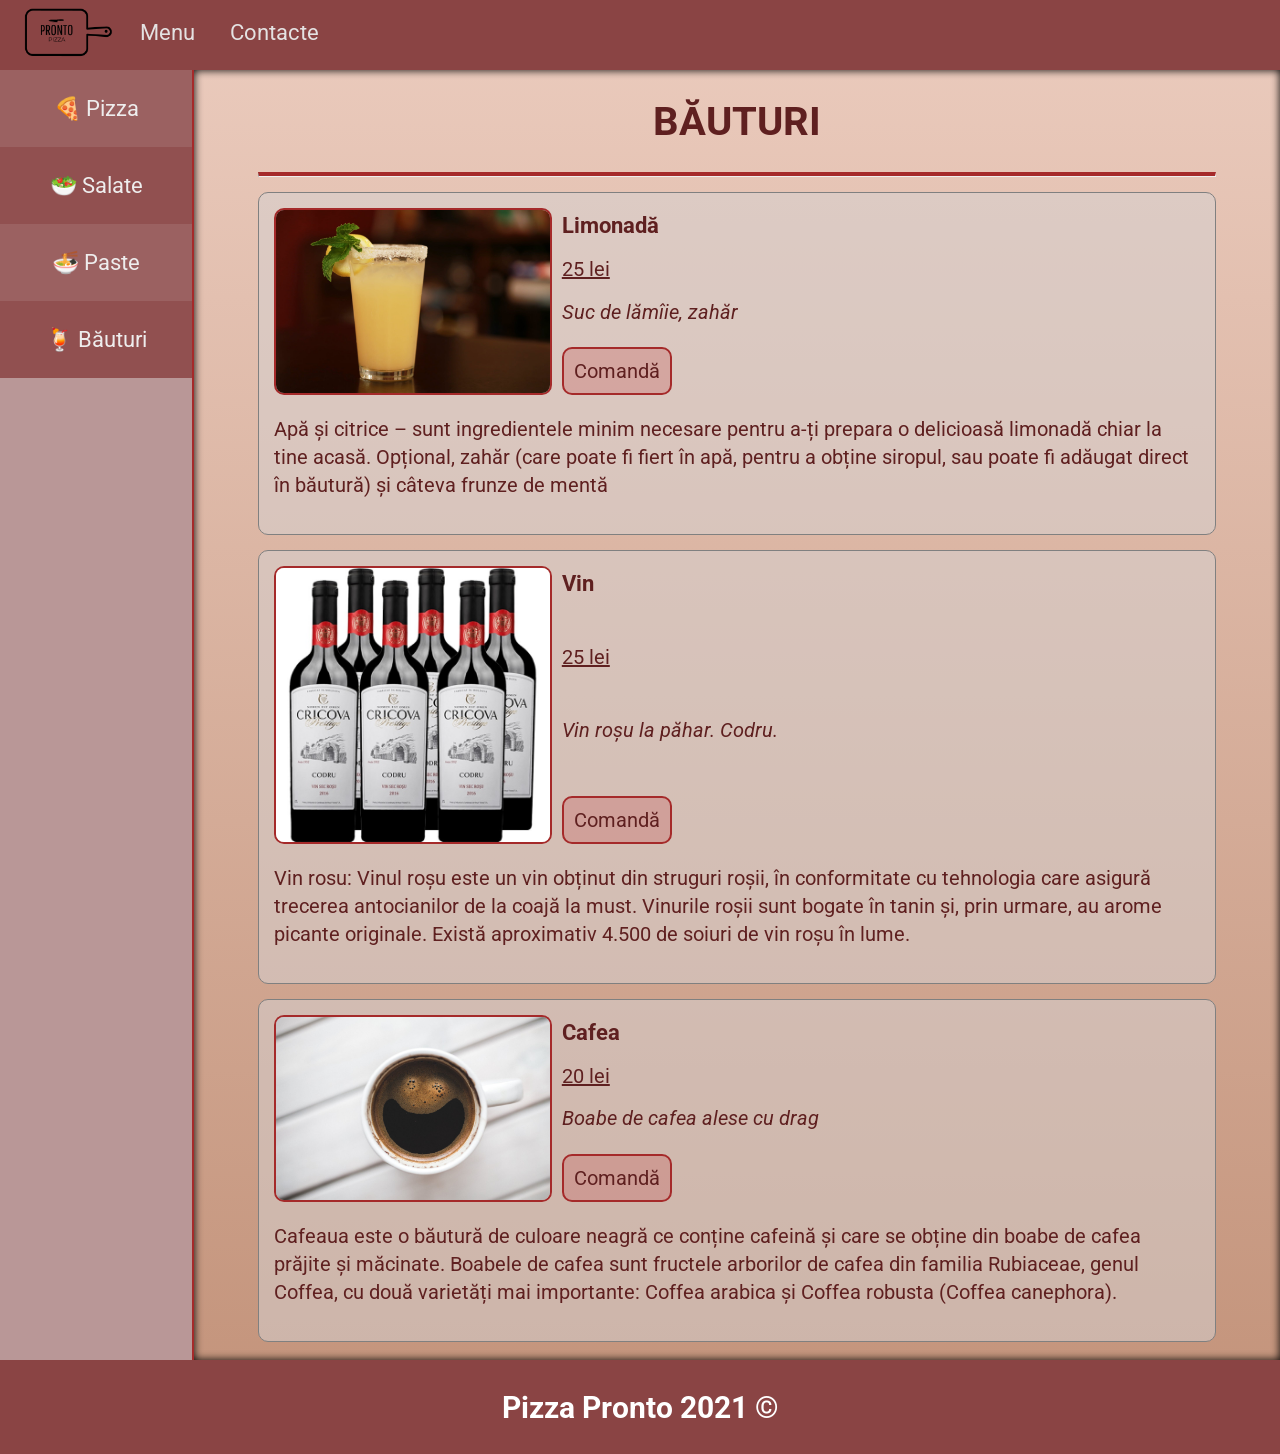
<file: pages/bauturi.html>
<!DOCTYPE html>
<html>

<head>
    <title>Pizza Pronto</title>
    <meta charset="UTF-8" />
    <meta name="viewport" content="width=device-width, initial-scale=1">
    <link href="../css/style.css" rel="stylesheet" />
    <link rel="preconnect" href="https://fonts.gstatic.com">
    <link href="https://fonts.googleapis.com/css2?family=Roboto&display=swap" rel="stylesheet">
    <link rel="icon" type="image/png" href="../images/favicon.png">
</head>

<body>
    <header>
        <div class="container-logo">
            <a href="../index.html">
                <img class="img-header" src="../images/logo.png" />
            </a>
        </div>
        <navbar>
            <a href="menu.html">Menu</a>
            <a href="contacte.html">Contacte</a>
        </navbar>
    </header>


    <div class="container">

        <aside>
            <a href="pizza.html">&#127829; Pizza</a>
            <a href="salate.html">&#129367; Salate</a>
            <a href="paste.html">&#127836; Paste</a>
            <a href="bauturi.html">&#127865; Băuturi</a>
        </aside>

        <main>
            <h1 class="centered">BĂUTURI</h1>
            <hr />

            <div class="produs">
                <div class="row flex">
                    <div class="col-30 flex">
                        <img class="img-produs" src="../images/limonada.jpeg" alt="Limonada" />
                    </div>
                    <div class="col-70 text-produs">
                        <div class="titlu-produs">Limonadă</div>
                        <div class="pret-produs">25 lei</div>
                        <div class="ingrediente">Suc de lămîie, zahăr</div>
                        <div class="btn-comanda">Comandă</div>
                    </div>
                </div>
                <div class="row">
                    <div class="col-100">
                        <p>
                            Apă și citrice – sunt ingredientele minim necesare pentru a-ți prepara o delicioasă limonadă
                            chiar la tine acasă. Opțional, zahăr (care poate fi fiert în apă, pentru a obține siropul,
                            sau poate fi adăugat direct în băutură) și câteva frunze de mentă
                        </p>
                    </div>
                </div>
            </div>

            <div class="produs">
                <div class="row flex">
                    <div class="col-30 flex">
                        <img class="img-produs" src="../images/vin.jpg" alt="Vin Rosu" />
                    </div>
                    <div class="col-70 text-produs">
                        <div class="titlu-produs">Vin</div>
                        <div class="pret-produs">25 lei</div>
                        <div class="ingrediente">Vin roșu la păhar. Codru.</div>
                        <div class="btn-comanda">Comandă</div>
                    </div>
                </div>
                <div class="row">
                    <div class="col-100">
                        <p>
                            Vin rosu: Vinul roșu este un vin obținut din struguri roșii, în conformitate cu tehnologia
                            care asigură trecerea antocianilor de la coajă la must. Vinurile roșii sunt bogate în tanin
                            și, prin urmare, au arome picante originale. Există aproximativ 4.500 de soiuri de vin roșu
                            în lume.
                        </p>
                    </div>
                </div>
            </div>

            <div class="produs">
                <div class="row flex">
                    <div class="col-30 flex">
                        <img class="img-produs" src="../images/cafea.jpg" alt="Cafea" />
                    </div>
                    <div class="col-70 text-produs">
                        <div class="titlu-produs">Cafea</div>
                        <div class="pret-produs">20 lei</div>
                        <div class="ingrediente">Boabe de cafea alese cu drag</div>
                        <div class="btn-comanda">Comandă</div>
                    </div>
                </div>
                <div class="row">
                    <div class="col-100">
                        <p>
                            Cafeaua este o băutură de culoare neagră ce conține cafeină și care se obține din boabe de
                            cafea prăjite și măcinate. Boabele de cafea sunt fructele arborilor de cafea din familia
                            Rubiaceae, genul Coffea, cu două varietăți mai importante: Coffea arabica și Coffea robusta
                            (Coffea canephora).
                        </p>
                    </div>
                </div>
            </div>


        </main>

    </div>

    <footer>
        <h2>Pizza Pronto 2021 ©</h2>
    </footer>

</body>

</html>
</file>
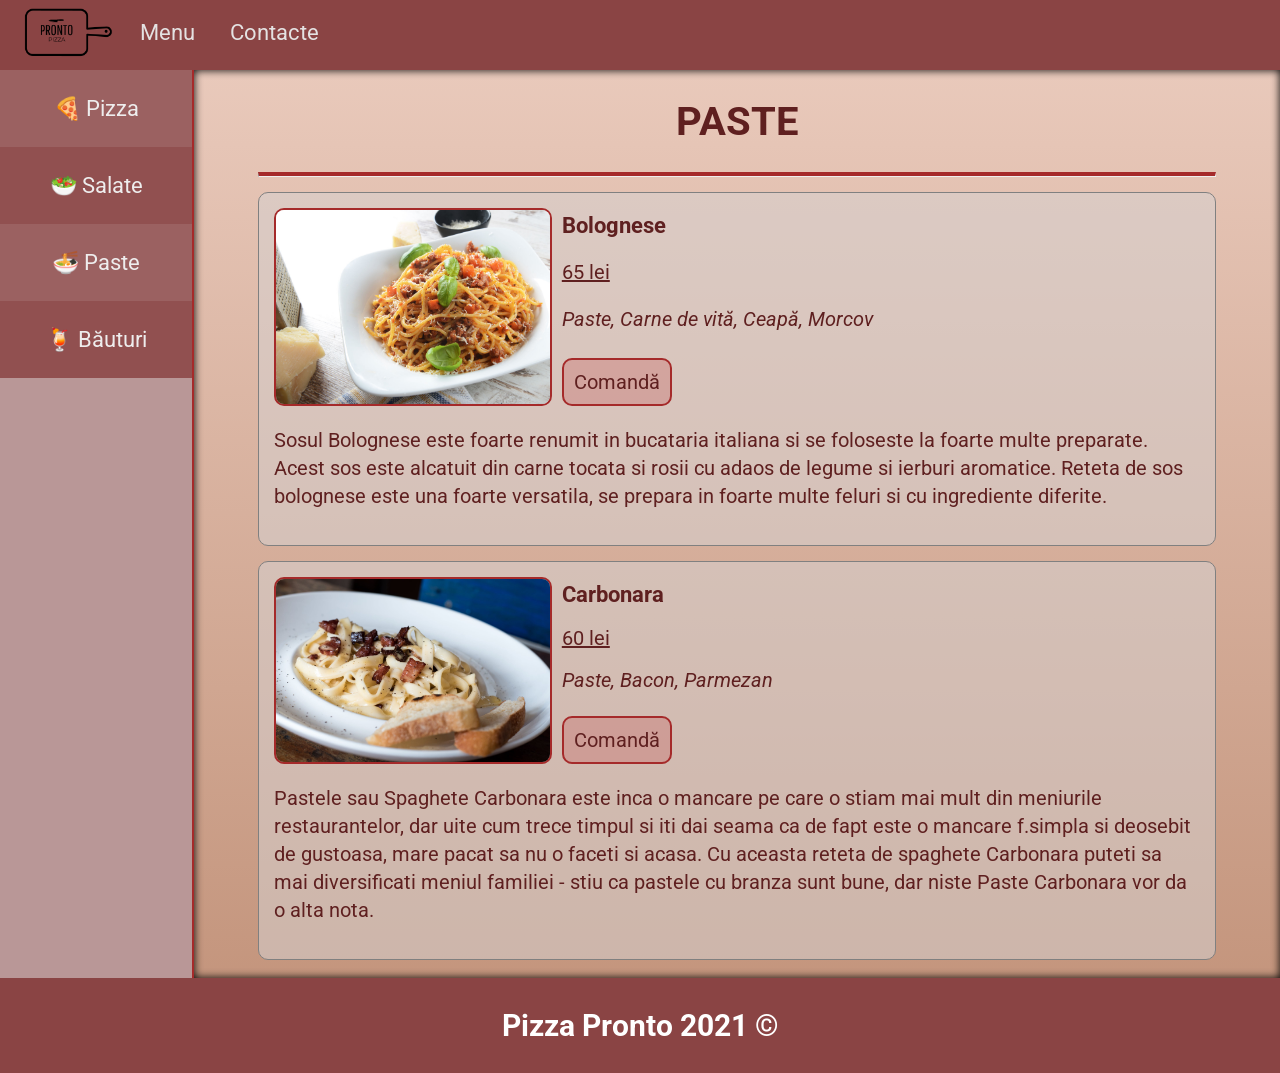
<file: pages/paste.html>
<!DOCTYPE html>
<html>

<head>
    <title>Pizza Pronto</title>
    <meta charset="UTF-8" />
    <meta name="viewport" content="width=device-width, initial-scale=1">
    <link href="../css/style.css" rel="stylesheet" />
    <link rel="preconnect" href="https://fonts.gstatic.com">
    <link href="https://fonts.googleapis.com/css2?family=Roboto&display=swap" rel="stylesheet">
    <link rel="icon" type="image/png" href="../images/favicon.png">
</head>

<body>
    <header>
        <div class="container-logo">
            <a href="../index.html">
                <img class="img-header" src="../images/logo.png" />
            </a>
        </div>
        <navbar>
            <a href="menu.html">Menu</a>
            <a href="contacte.html">Contacte</a>
        </navbar>
    </header>


    <div class="container">

        <aside>
            <a href="pizza.html">&#127829; Pizza</a>
            <a href="salate.html">&#129367; Salate</a>
            <a href="paste.html">&#127836; Paste</a>
            <a href="bauturi.html">&#127865; Băuturi</a>
        </aside>

        <main>
            <h1 class="centered">PASTE</h1>
            <hr />

            <div class="produs">
                <div class="row flex">
                    <div class="col-30 flex">
                        <img class="img-produs" src="../images/bolognese.jpg" alt="Bolognese" />
                    </div>
                    <div class="col-70 text-produs">
                        <div class="titlu-produs">Bolognese</div>
                        <div class="pret-produs">65 lei</div>
                        <div class="ingrediente">Paste, Carne de vită, Ceapă, Morcov</div>
                        <div class="btn-comanda">Comandă</div>
                    </div>
                </div>
                <div class="row">
                    <div class="col-100">
                        <p>
                            Sosul Bolognese este foarte renumit in bucataria italiana si se foloseste la foarte multe
                            preparate. Acest sos este alcatuit din carne tocata si rosii cu adaos de legume si ierburi
                            aromatice. Reteta de sos bolognese este una foarte versatila, se prepara in foarte multe
                            feluri si cu ingrediente diferite.
                        </p>
                    </div>
                </div>
            </div>

            <div class="produs">
                <div class="row flex">
                    <div class="col-30 flex">
                        <img class="img-produs" src="../images/carbonara.jpeg" alt="Carbonara" />
                    </div>
                    <div class="col-70 text-produs">
                        <div class="titlu-produs">Carbonara</div>
                        <div class="pret-produs">60 lei</div>
                        <div class="ingrediente">Paste, Bacon, Parmezan</div>
                        <div class="btn-comanda">Comandă</div>
                    </div>
                </div>
                <div class="row">
                    <div class="col-100">
                        <p>
                            Pastele sau Spaghete Carbonara este inca o mancare pe care o stiam mai mult din meniurile
                            restaurantelor, dar uite cum trece timpul si iti dai seama ca de fapt este o mancare
                            f.simpla si deosebit de gustoasa, mare pacat sa nu o faceti si acasa. Cu aceasta reteta de
                            spaghete Carbonara puteti sa mai diversificati meniul familiei - stiu ca pastele cu branza
                            sunt bune, dar niste Paste Carbonara vor da o alta nota.
                        </p>
                    </div>
                </div>
            </div>

        </main>

    </div>

    <footer>
        <h2>Pizza Pronto 2021 ©</h2>
    </footer>

</body>

</html>
</file>
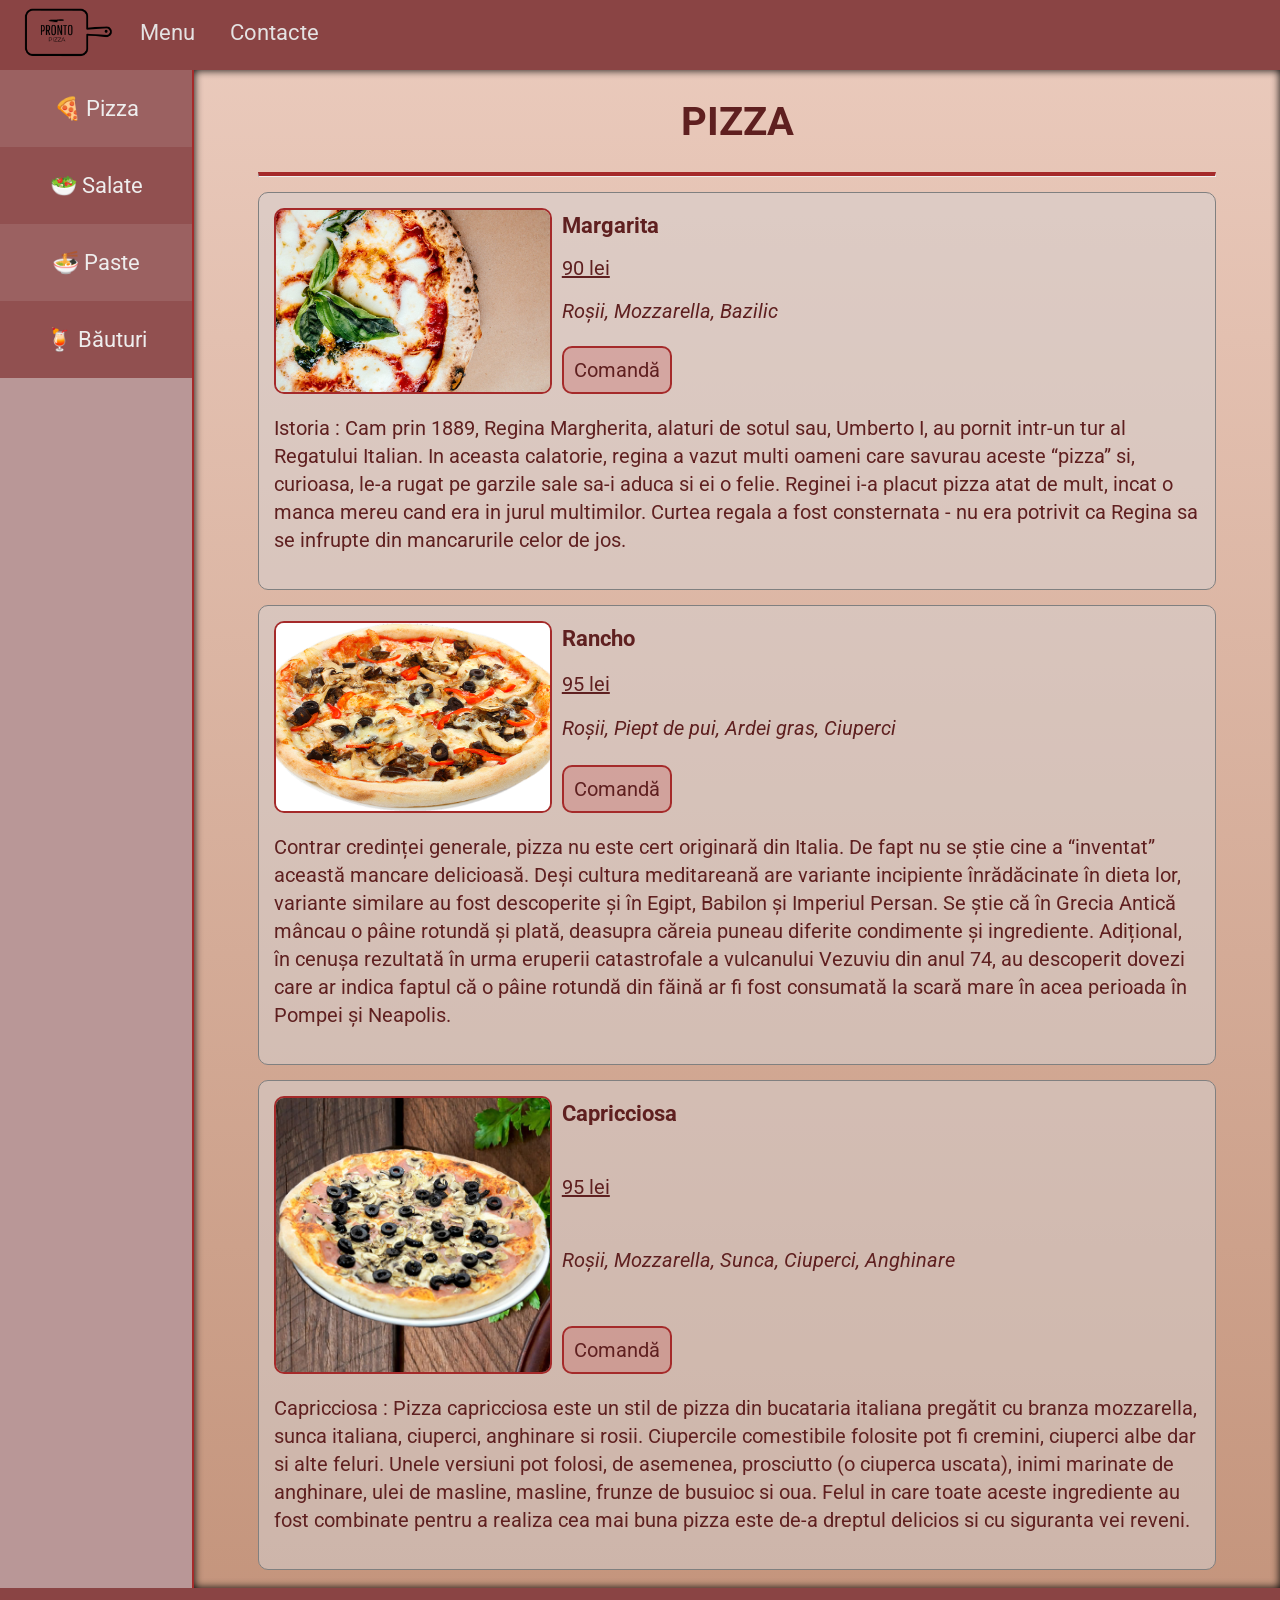
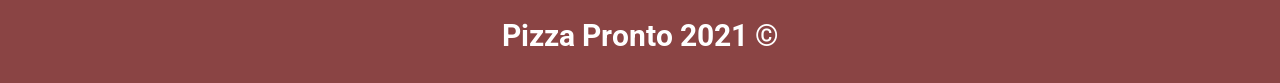
<file: pages/pizza.html>
<!DOCTYPE html>
<html>

<head>
    <title>Pizza Pronto</title>
    <meta charset="UTF-8" />
    <meta name="viewport" content="width=device-width, initial-scale=1">
    <link href="../css/style.css" rel="stylesheet" />
    <link rel="preconnect" href="https://fonts.gstatic.com">
    <link href="https://fonts.googleapis.com/css2?family=Roboto&display=swap" rel="stylesheet">
    <link rel="icon" type="image/png" href="../images/favicon.png">
</head>

<body>
    <header>
        <div class="container-logo">
            <a href="../index.html">
                <img class="img-header" src="../images/logo.png" />
            </a>
        </div>
        <navbar>
            <a href="menu.html">Menu</a>
            <a href="contacte.html">Contacte</a>
        </navbar>
    </header>


    <div class="container">

        <aside>
            <a href="pizza.html">&#127829; Pizza</a>
            <a href="salate.html">&#129367; Salate</a>
            <a href="paste.html">&#127836; Paste</a>
            <a href="bauturi.html">&#127865; Băuturi</a>
        </aside>

        <main>
            <h1 class="centered">PIZZA</h1>
            <hr />

            <div class="produs">
                <div class="row flex">
                    <div class="col-30 flex">
                        <img class="img-produs" src="../images/margarita.jpeg" alt="Margarita" />
                    </div>
                    <div class="col-70 text-produs">
                        <div class="titlu-produs">Margarita</div>
                        <div class="pret-produs">90 lei</div>
                        <div class="ingrediente">Roșii, Mozzarella, Bazilic</div>
                        <div class="btn-comanda">Comandă</div>
                    </div>
                </div>
                <div class="row">
                    <div class="col-100">
                        <p>
                            Istoria : Cam prin 1889, Regina Margherita, alaturi de sotul sau, Umberto I, au pornit
                            intr-un tur al Regatului Italian. In aceasta calatorie, regina a vazut multi oameni care
                            savurau aceste “pizza” si, curioasa, le-a rugat pe garzile sale sa-i aduca si ei o felie.
                            Reginei i-a placut pizza atat de mult, incat o manca mereu cand era in jurul multimilor.
                            Curtea regala a fost consternata - nu era potrivit ca Regina sa se infrupte din mancarurile
                            celor de jos.
                        </p>
                    </div>
                </div>
            </div>

            <div class="produs">
                <div class="row flex">
                    <div class="col-30 flex">
                        <img class="img-produs" src="../images/rancho.png" alt="Rancho" />
                    </div>
                    <div class="col-70 text-produs">
                        <div class="titlu-produs">Rancho</div>
                        <div class="pret-produs">95 lei</div>
                        <div class="ingrediente">Roșii, Piept de pui, Ardei gras, Ciuperci</div>
                        <div class="btn-comanda">Comandă</div>
                    </div>
                </div>
                <div class="row">
                    <div class="col-100">
                        <p>
                            Contrar credinței generale, pizza nu este cert originară din Italia. De fapt nu se știe cine
                            a “inventat” această mancare delicioasă. Deși cultura meditareană are variante incipiente
                            înrădăcinate în dieta lor, variante similare au fost descoperite și în Egipt, Babilon și
                            Imperiul Persan. Se știe că în Grecia Antică mâncau o pâine rotundă și plată, deasupra
                            căreia puneau diferite condimente și ingrediente. Adițional, în cenușa rezultată în urma
                            eruperii catastrofale a vulcanului Vezuviu din anul 74, au descoperit dovezi care ar indica
                            faptul că o pâine rotundă din făină ar fi fost consumată la scară mare în acea perioada în
                            Pompei și Neapolis.
                        </p>
                    </div>
                </div>
            </div>

            <div class="produs">
                <div class="row flex">
                    <div class="col-30 flex">
                        <img class="img-produs" src="../images/capricciosa.jpg" alt="Capricciosa" />
                    </div>
                    <div class="col-70 text-produs">
                        <div class="titlu-produs">Capricciosa</div>
                        <div class="pret-produs">95 lei</div>
                        <div class="ingrediente">Roșii, Mozzarella, Sunca, Ciuperci, Anghinare</div>
                        <div class="btn-comanda">Comandă</div>
                    </div>
                </div>
                <div class="row">
                    <div class="col-100">
                        <p>
                            Capricciosa : Pizza capricciosa este un stil de pizza din bucataria italiana pregătit cu
                            branza mozzarella, sunca italiana, ciuperci, anghinare si rosii. Ciupercile comestibile
                            folosite pot fi cremini, ciuperci albe dar si alte feluri. Unele versiuni pot folosi, de
                            asemenea, prosciutto (o ciuperca uscata), inimi marinate de anghinare, ulei de masline,
                            masline, frunze de busuioc si oua. Felul in care toate aceste ingrediente au fost combinate
                            pentru a realiza cea mai buna pizza este de-a dreptul delicios si cu siguranta vei reveni.
                        </p>
                    </div>
                </div>
            </div>


        </main>

    </div>

    <footer>
        <h2>Pizza Pronto 2021 ©</h2>
    </footer>

</body>

</html>
</file>
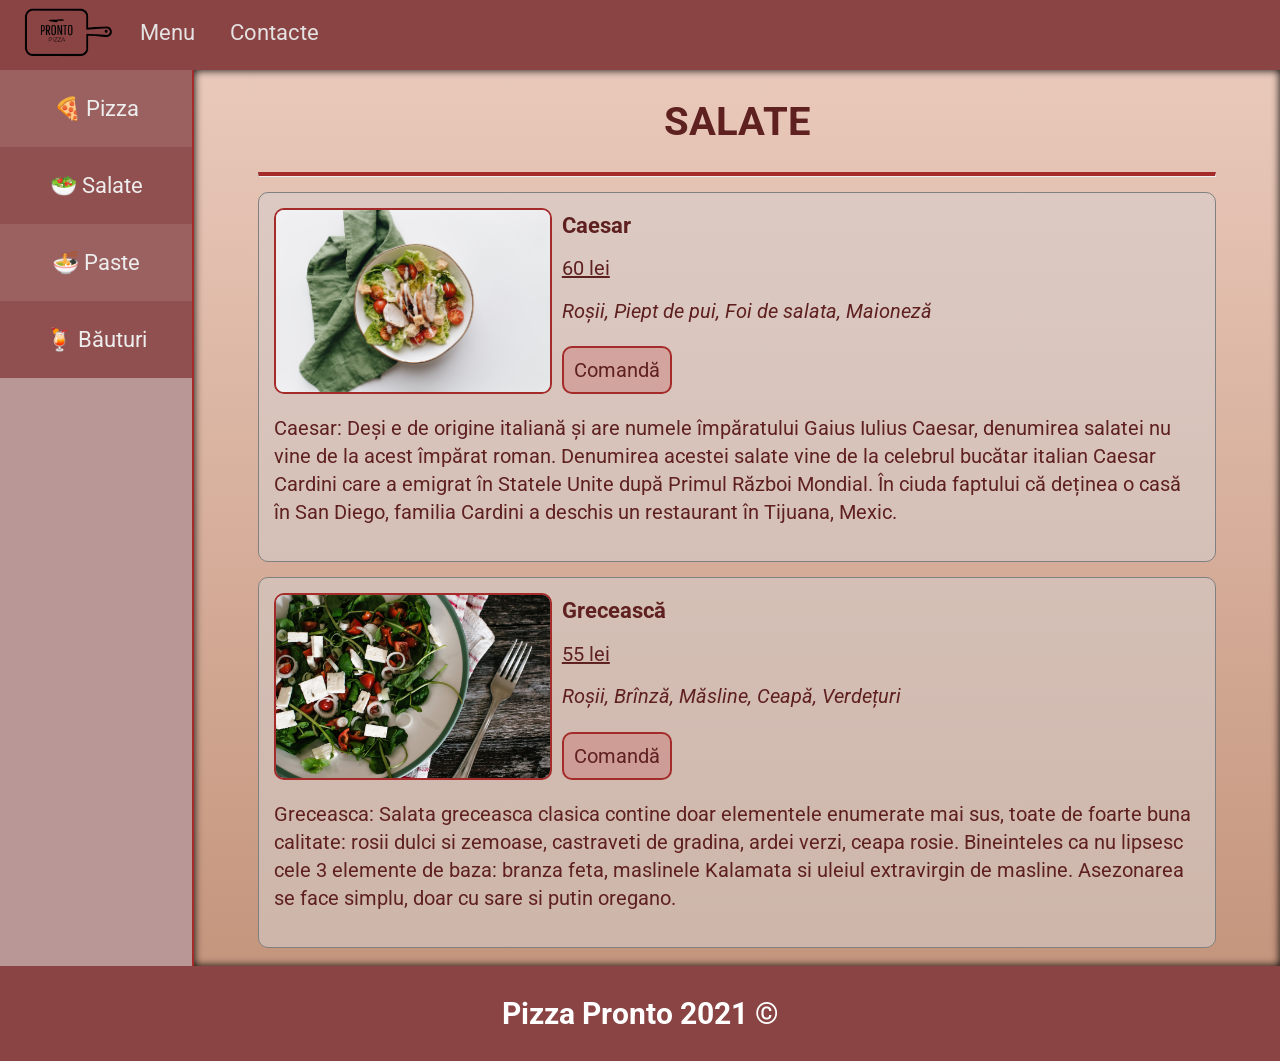
<file: pages/salate.html>
<!DOCTYPE html>
<html>

<head>
    <title>Pizza Pronto</title>
    <meta charset="UTF-8" />
    <meta name="viewport" content="width=device-width, initial-scale=1">
    <link href="../css/style.css" rel="stylesheet" />
    <link rel="preconnect" href="https://fonts.gstatic.com">
    <link href="https://fonts.googleapis.com/css2?family=Roboto&display=swap" rel="stylesheet">
    <link rel="icon" type="image/png" href="../images/favicon.png">
</head>

<body>
    <header>
        <div class="container-logo">
            <a href="../index.html">
                <img class="img-header" src="../images/logo.png" />
            </a>
        </div>
        <navbar>
            <a href="menu.html">Menu</a>
            <a href="contacte.html">Contacte</a>
        </navbar>
    </header>


    <div class="container">

        <aside>
            <a href="pizza.html">&#127829; Pizza</a>
            <a href="salate.html">&#129367; Salate</a>
            <a href="paste.html">&#127836; Paste</a>
            <a href="bauturi.html">&#127865; Băuturi</a>
        </aside>

        <main>
            <h1 class="centered">SALATE</h1>
            <hr />

            <div class="produs">
                <div class="row flex">
                    <div class="col-30 flex">
                        <img class="img-produs" src="../images/caesar.jpeg" alt="Caesar" />
                    </div>
                    <div class="col-70 text-produs">
                        <div class="titlu-produs">Caesar</div>
                        <div class="pret-produs">60 lei</div>
                        <div class="ingrediente">Roșii, Piept de pui, Foi de salata, Maioneză</div>
                        <div class="btn-comanda">Comandă</div>
                    </div>
                </div>
                <div class="row">
                    <div class="col-100">
                        <p>
                            Caesar: Deși e de origine italiană și are numele împăratului Gaius Iulius Caesar, denumirea
                            salatei nu vine de la acest împărat roman. Denumirea acestei salate vine de la celebrul
                            bucătar italian Caesar Cardini care a emigrat în Statele Unite după Primul Război Mondial.
                            În ciuda faptului că deținea o casă în San Diego, familia Cardini a deschis un restaurant în
                            Tijuana, Mexic.
                        </p>
                    </div>
                </div>
            </div>

            <div class="produs">
                <div class="row flex">
                    <div class="col-30 flex">
                        <img class="img-produs" src="../images/greceasca.jpeg" alt="Salata Greceasca" />
                    </div>
                    <div class="col-70 text-produs">
                        <div class="titlu-produs">Greсească</div>
                        <div class="pret-produs">55 lei</div>
                        <div class="ingrediente">Roșii, Brînză, Măsline, Ceapă, Verdețuri</div>
                        <div class="btn-comanda">Comandă</div>
                    </div>
                </div>
                <div class="row">
                    <div class="col-100">
                        <p>
                            Greceasca: Salata greceasca clasica contine doar elementele enumerate mai sus, toate de
                            foarte buna calitate: rosii dulci si zemoase, castraveti de gradina, ardei verzi, ceapa
                            rosie.
                            Bineinteles ca nu lipsesc cele 3 elemente de baza: branza feta, maslinele Kalamata si uleiul
                            extravirgin de masline. Asezonarea se face simplu, doar cu sare si putin oregano.
                        </p>
                    </div>
                </div>
            </div>

        </main>

    </div>

    <footer>
        <h2>Pizza Pronto 2021 ©</h2>
    </footer>

</body>

</html>
</file>
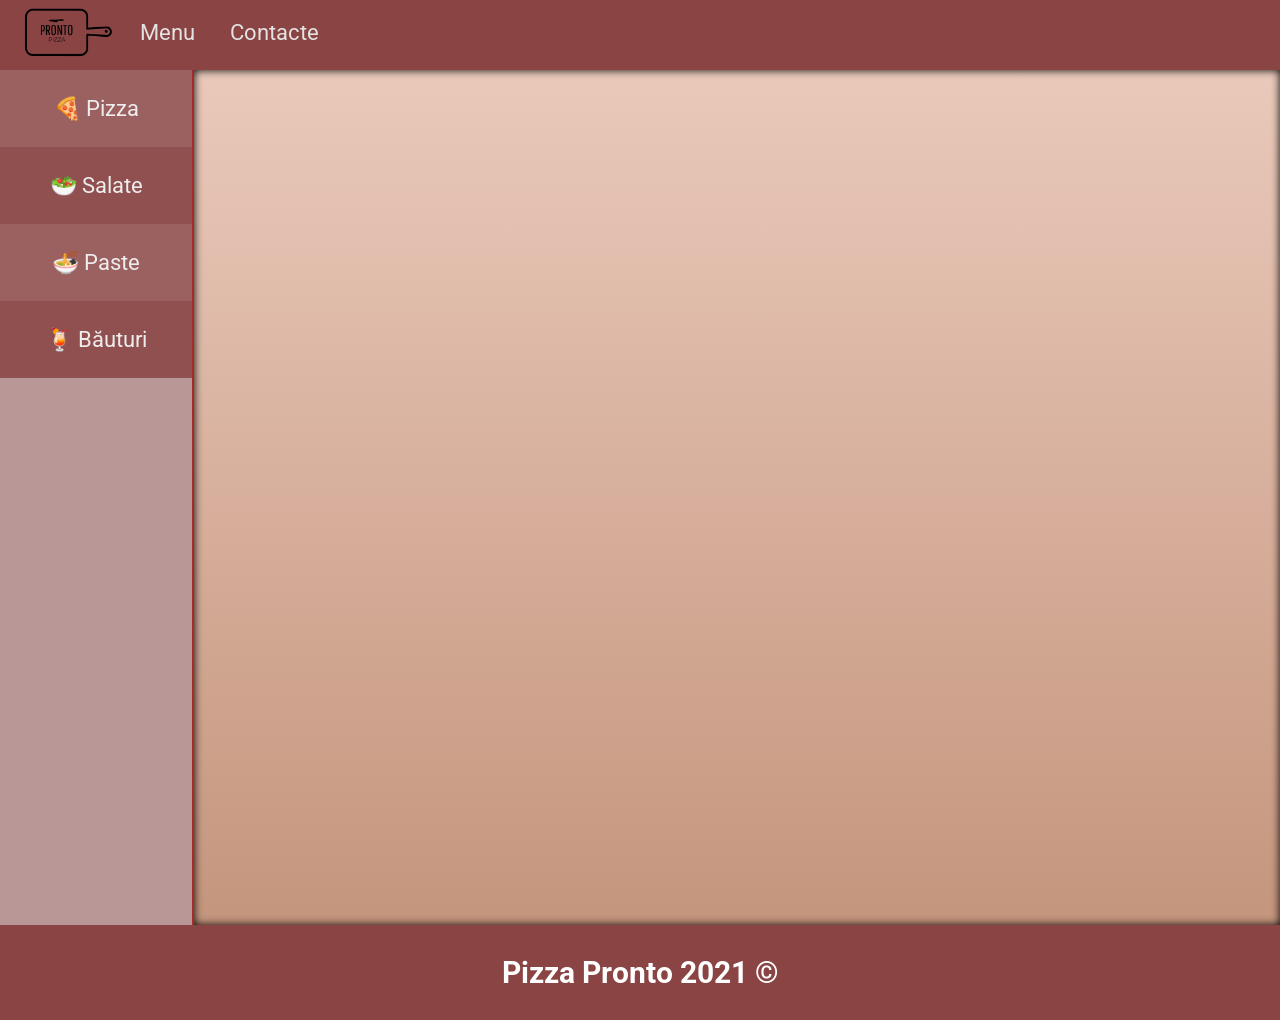
<file: pages/structura.html>
<!DOCTYPE html>
<html>

<head>
    <title>Pizza Pronto</title>
    <meta charset="UTF-8" />
    <meta name="viewport" content="width=device-width, initial-scale=1">
    <link href="../css/style.css" rel="stylesheet" />
    <link rel="preconnect" href="https://fonts.gstatic.com">
    <link href="https://fonts.googleapis.com/css2?family=Roboto&display=swap" rel="stylesheet">
    <link rel="icon" type="image/png" href="../images/favicon.png">
</head>

<body>
    <header>
        <div class="container-logo">
            <a href="../index.html">
                <img class="img-header" src="../images/logo.png" />
            </a>
        </div>
        <navbar>
            <a href="menu.html">Menu</a>
            <a href="contacte.html">Contacte</a>
        </navbar>
    </header>


    <div class="container">

        <aside>
            <a href="pizza.html">&#127829; Pizza</a>
            <a href="salate.html">&#129367; Salate</a>
            <a href="paste.html">&#127836; Paste</a>
            <a href="bauturi.html">&#127865; Băuturi</a>
        </aside>

        <main>

        </main>

    </div>

    <footer>
        <h2>Pizza Pronto 2021 ©</h2>
    </footer>

</body>

</html>
</file>
<file: css/style.css>
body {
    margin: 0;
    font-size: 20px;
    font-family: "Roboto", sans-serif;
    background-color: rgba(160, 114, 114, 0.733);
    color: rgb(95, 32, 32);
}

hr {
    border-top: 4px solid brown;
}

header {
    background-color: rgb(138, 68, 68);
    min-height: 50px;
    animation: header-anim 0.45s linear;
    will-change: transform;
}

navbar a {
    font-size: 22px;
    color: rgb(228, 226, 226);
    text-decoration: none;
    padding: 20px 15px;
    display: inline-block;
    vertical-align: top;
}

navbar a:hover {
    font-weight: bold;
    color: white;
}

.active {
    font-weight: bold;
    color: rgb(243, 211, 194);
}

aside {
    box-sizing: border-box;
    min-height: 95vh;
    width: 10%;
    float: left;
    animation: aside-anim 0.35s 0.1s forwards linear;
    will-change: transform;
    visibility: hidden;
}

main {
    box-sizing: border-box;
    background: linear-gradient( rgba(243, 211, 194, 0.837), rgba(199, 149, 120, 0.837) ), no-repeat url("https://images.pexels.com/photos/842519/pexels-photo-842519.jpeg?auto=compress&cs=tinysrgb&dpr=2&h=750&w=1260");
    background-size:cover;
    min-height: 95vh;
    width: 90%;
    float: left;
    padding: 18px 5%;
    border-left: 2px solid brown;
    box-shadow: inset 0px 0px 8px black;
}

aside a {
    display: block;
    text-align: center;
    color: rgb(238, 237, 237);
    font-size: 22px;
    text-decoration: none;
    background-color: rgba(138, 68, 68, 0.85);
    padding: 25px 10px;
    border: 1px solid transparent;
}

aside a:hover {
    border: 1px solid white;
}

aside a:nth-child(2n - 1) {
    background-color: rgba(138, 68, 68, 0.65);
}

footer {
    background-color: rgb(138, 68, 68);
    min-height: 60px;
    color: white;
    text-align: center;
    padding: 5px;
}

::-webkit-scrollbar {
    width: 12px;
}
::-webkit-scrollbar-thumb{
    background-color: rgb(180, 109, 109);
    border-radius: 5px;
}
::-webkit-scrollbar-thumb:hover {
    background-color: rgb(194, 109 ,109, 0.5);
}
P{
    line-height: 140%;
}
main > h1 {
    text-transform: uppercase;
    margin-top: 10px;
}

img {
    max-width: 100%;
}

.img-pizza {
    max-height: 50vh;
}

.container {
    overflow: auto;
}

.row {
    overflow: auto;
}

[class*="col-"] {
    box-sizing: border-box;
    float: left;
}

.col-10 { width: 10%; }
.col-20 { width: 20%; }
.col-30 { width: 30%; }
.col-33 { width: 33.333%; }
.col-40 { width: 40%; }
.col-50 { width: 50%; }
.col-60 { width: 60%; }
.col-70 { width: 70%; }
.col-80 { width: 80%; }
.col-90 { width: 90%; }
.col-100 { width: 100%; }

.recenzie {
    min-height: 75px;
    margin: 10px 0px;
    background-color: rgb(240, 219, 219);
    border-radius: 7px;
    padding: 7px;
    font-size: 18px;
    border: 2px solid brown;
    box-shadow: 2px 3px 10px 4px rgba(211, 211, 211, 0.466);
}

.recenzie img {
    border-radius: 50%;
    max-height: 150px;
    border: 1px solid brown;
}

.centered {
    text-align: center;
}

.nota {
    font-size: 22px;
    text-align: right;
    padding-right: 5px;
    color: rgb(219, 11, 11);
}

.galerie {
    display: flex;
    justify-content: space-around;
    flex-wrap: wrap;
}

.img-galerie {
    max-width: 15vw;
    border-radius: 25%;
    border: 1px solid brown;
    margin-top: 5px;
}

.recenzie p {
    margin-left: 8px;
}

.container-logo {
    height: 65px;
    width: 120px;
    display: inline-block;
    overflow: hidden;
}

.img-header {
    margin-top: -28px;
}

.compartiment {
    min-height: 250px;
    background-color: rgba(138, 68, 68, 0.35);
    display: flex;
    margin: 10px 5%;
    backdrop-filter: blur(10px);
    border-radius: 15px;
    box-shadow: 1px 1px 5px rgba(0, 0, 0, 0.76);
    align-items: center;
    color: white !important;
    text-decoration: none;
    border: 2px solid transparent;
    padding: 5px 0px;
}

.compartiment:hover {
    border: 2px solid brown;
    color: brown !important;
}

.compartiment img {
    max-width: 50%;
    margin-left: 15px;
    border-radius: 25%;
    border: 2px solid brown;
}

.compartiment:hover img {
    animation: rotire 0.5s;
}

.compartiment span {
    font-size: 36px;
    margin-left: 5%;
    text-transform: uppercase;
}

.produs {
    padding: 15px;
    border-radius: 10px;
    background-color: #d5d1d187;
    border: 1px solid gray;
    margin-top: 15px;
}

.img-produs {
    border-radius: 10px;
    max-height: 280px;
    margin: auto;
    display: block;
    border: 2px solid brown;
    box-sizing: border-box;
}

.flex {
    display: flex;
}

.text-produs {
    padding: 0px 10px;
    display: flex;
    flex-direction: column;
    align-items: flex-start;
    justify-content: space-between;
}

.text-produs div {
    margin-top: 5px;
}

.titlu-produs {
    font-weight: bold;
    font-size: 22px;
}

.pret-produs {
    text-decoration: underline;
}

.ingrediente {
    font-style: italic;
}

.btn-comanda {
    padding: 10px;
    border: 2px solid brown;
    border-radius: 10px;
    display: inline-block;
    margin-top: 10px !important;
    cursor: pointer;
    background-color: #c7626255;
}

.btn-comanda:hover {
    background-color: unset;
}

.container-contacte {
    min-height: 250px;
    background-color: rgba(141, 98, 98, 0.35);
    backdrop-filter: blur(8px);
    border-radius: 10px;
    box-shadow: 1px 1px 5px rgba(0, 0, 0, 0.75);
    padding: 15px 10px;
}

.forma-contact {
    padding: 0 10px;
}

.forma-contact input, .forma-contact textarea {
    width: 100%;
    padding: 5px;
    margin-top: 7px;
    font-size: 18px;
    background-color: rgba(228, 195, 195, 0.5);
    border: 1px solid lightgray;
    border-radius: 5px;
    outline: none;
    color: inherit;
    font-family: inherit;
    resize: none;
    box-sizing: border-box;
}

.forma-contact input:focus, .forma-contact textarea:focus {
    border: 1px solid brown;
}

.forma-contact input::placeholder, .forma-contact textarea::placeholder {
    text-decoration: underline;
    color: rgba(70, 70, 70, 0.85);
}

#transmite:hover {
    cursor: pointer;
    border: 1px solid brown;
    background-color: rgba(227, 222, 222, 0.55);
}

.telefoane-contact, .adrese-contact {
    padding: 5px;
}

.telefoane-contact a {
    color: inherit !important;
}

@keyframes aside-anim {
    0% { transform: translateX(-100%); }
    100% { transform: translateX(0%); visibility: visible; }
}

@keyframes header-anim {
    0% { transform: translateY(-100%); }
    100% { transform: translateY(0%); }
}

@keyframes rotire {
    0% { transform: rotate(-3deg); }
    100% { transform: rotate(0deg); }
}

/*DUPA MEDIA NU SE PUNE CSS !!!*/
/*Media cu valori mai mari se afla mai sus !!!*/

@media (max-width:1300px) {
    aside {
        width: 15%;
    }
    main {
        width: 85%;
    }
    .compartiment span {
        font-size: 26px;
    }
}

@media (max-width:1000px) {
    aside {
        width: 20%;
    }
    main {
        width: 80%;
    }
    .compartiment span {
        font-size: 21px;
    }
}

@media (max-width: 770px) {
    aside {
        display: none;
    }
    main {
        width: 100%;
        border-left: unset;
    }
    navbar a {
        padding: 20px 10px;
    }
    [class^="col-"] {
        width: 100%;
    }
    .img-galerie {
        max-width: 40vw;
    }
    .compartiment span {
        font-size: 23px;
    }
}
</file>
